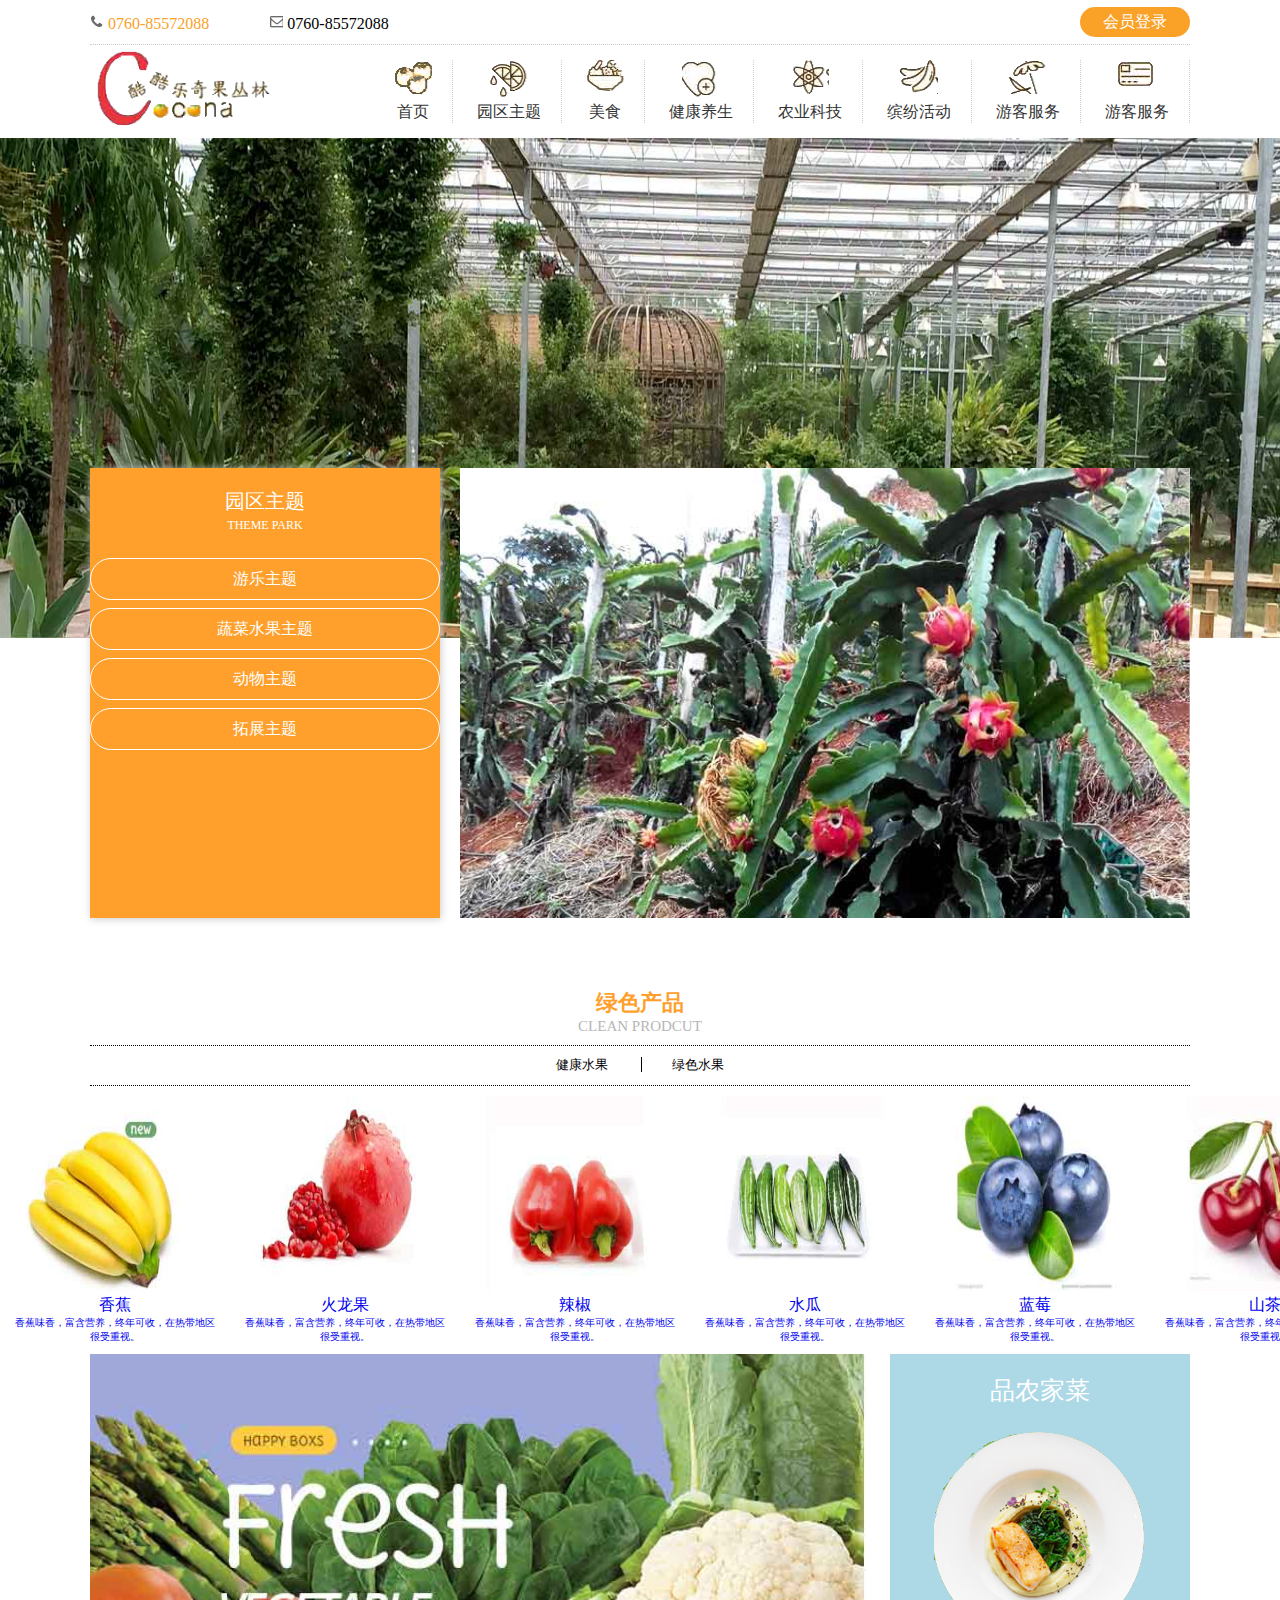
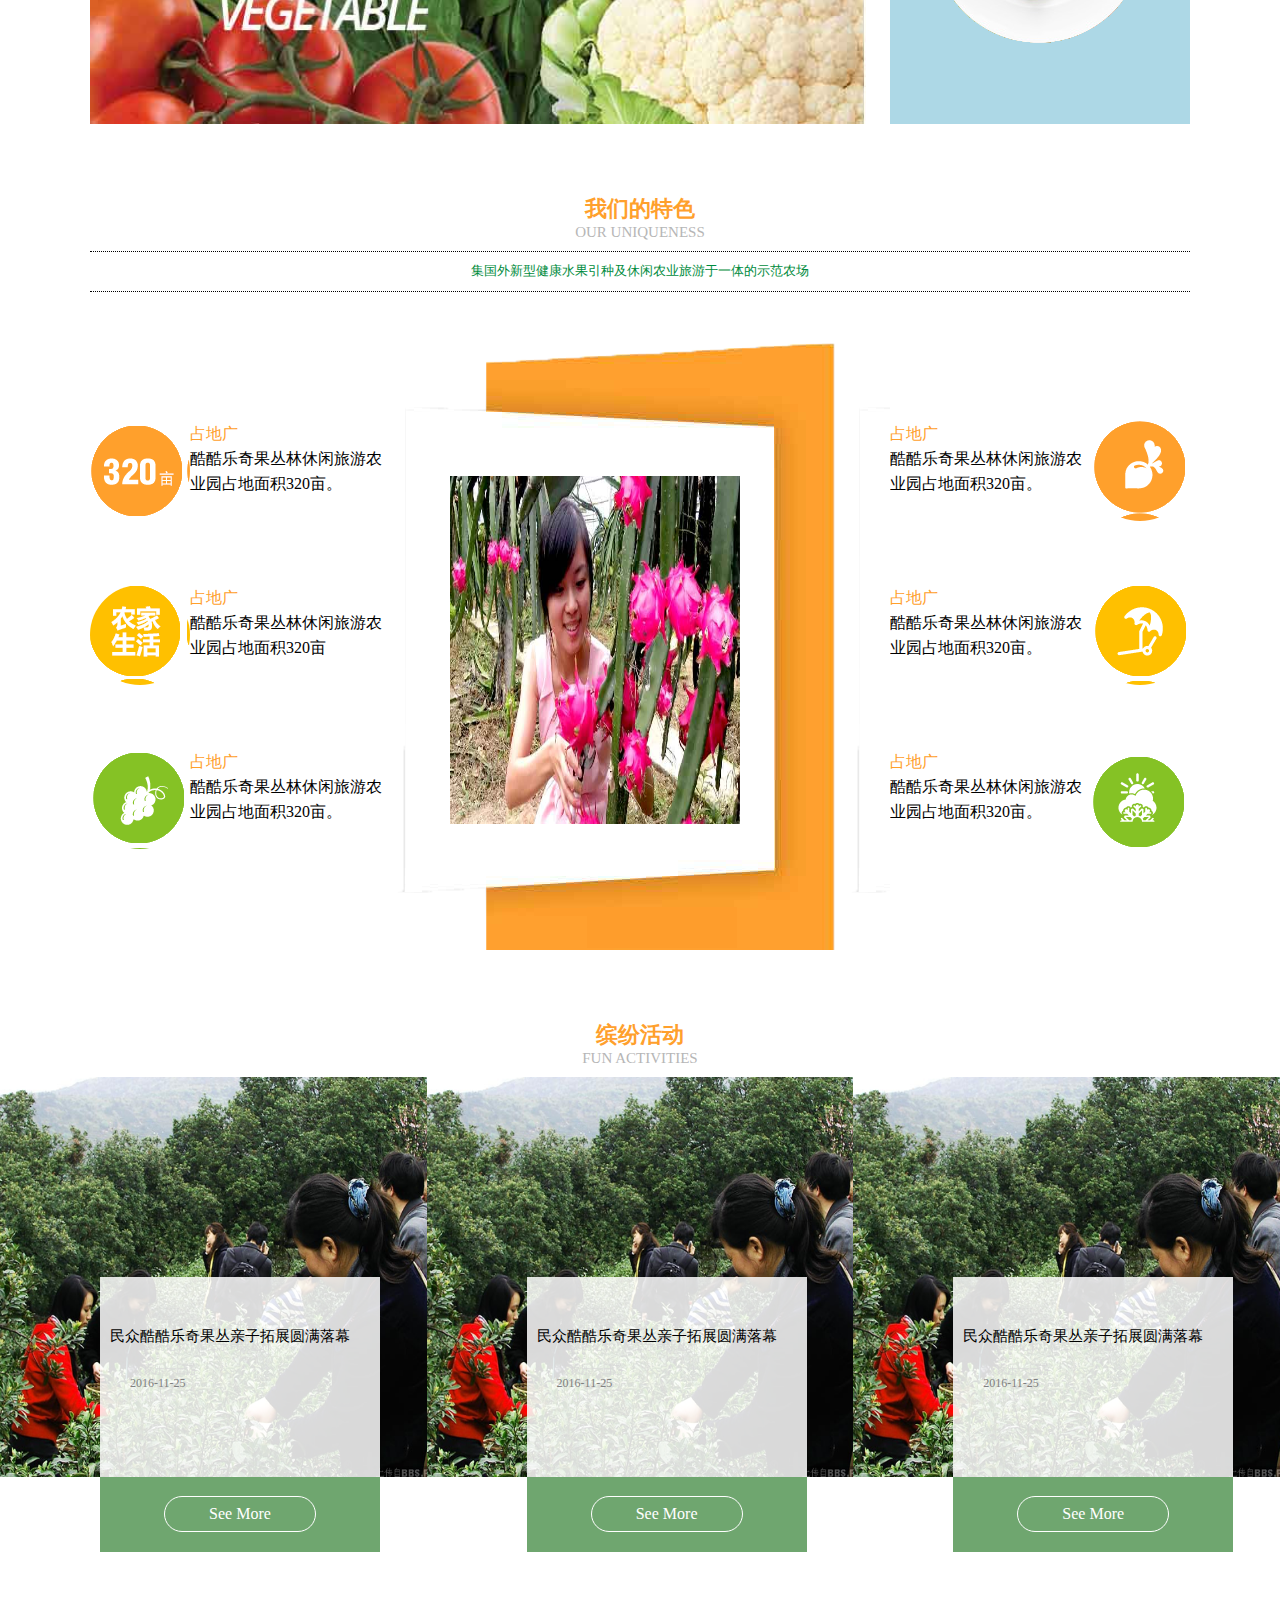
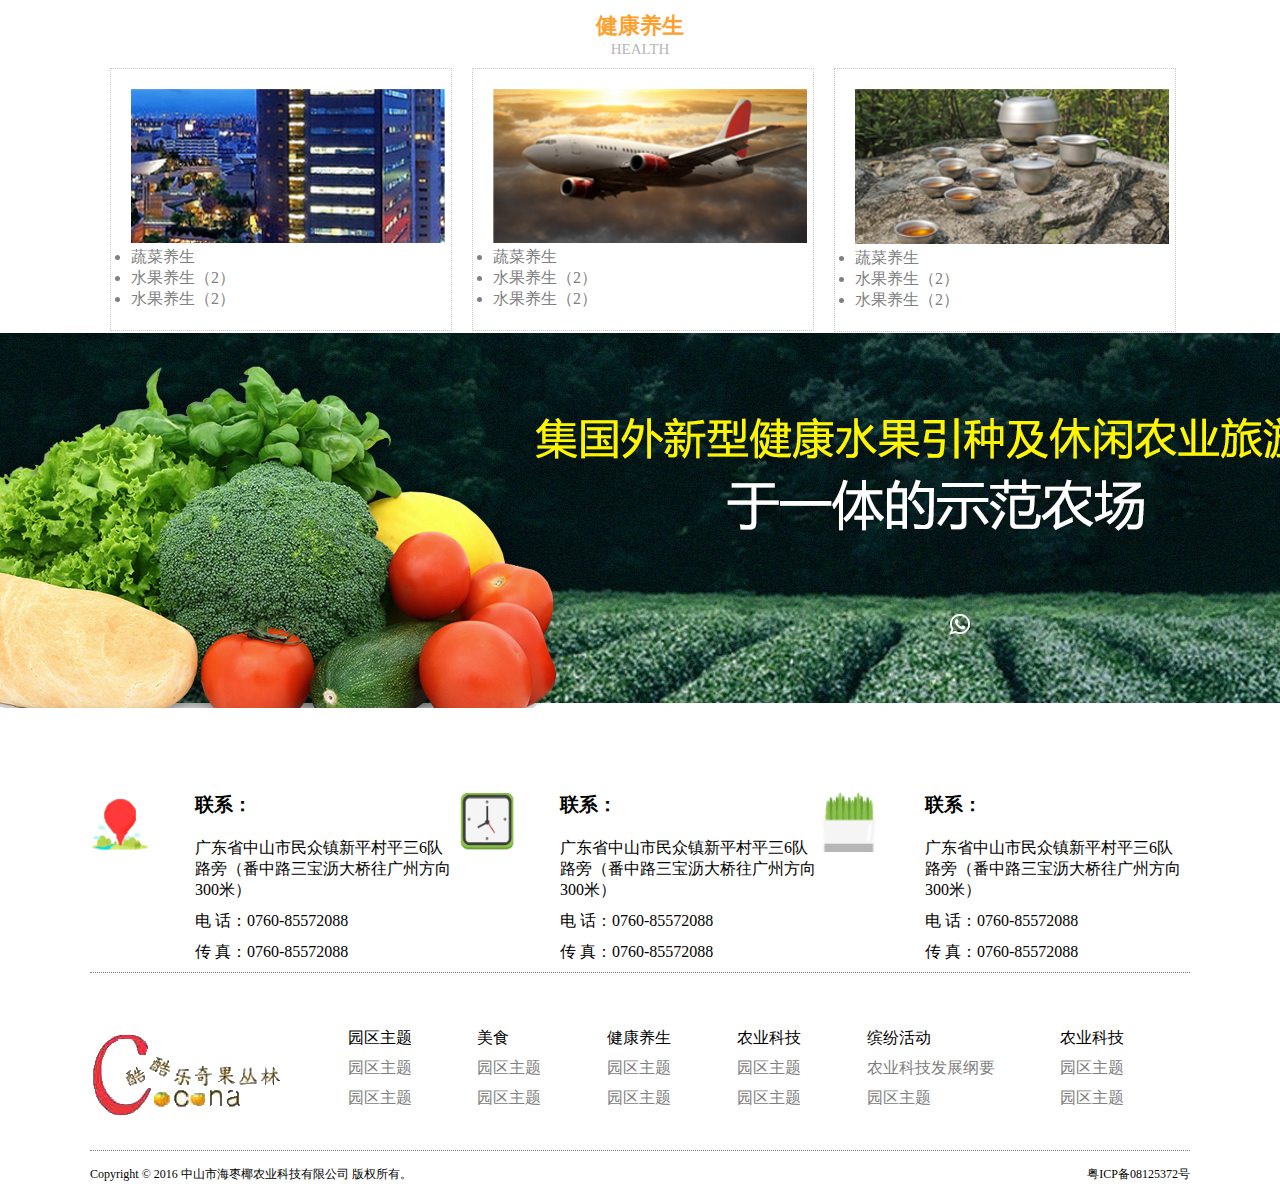
<file: kklq/index.html>
<!DOCTYPE html>
<html lang="en">

<head>
    <meta charset="UTF-8">
    <meta name="viewport" content="width=device-width, initial-scale=1.0">
    <meta http-equiv="X-UA-Compatible" content="ie=edge">
    <title>酷酷乐</title>
    <link rel="icon" href="http://wx1.sinaimg.cn/mw690/a5025221gy1fiwyozgxphj20hs0hs3yo.jpg" type="image/x-icon">
    <link rel="stylesheet" href="./css/communal.css">
    <link rel="stylesheet" href="./css/index.css">
</head>

<body>
    <!-- header   beforNav-->
    <div class="header">
        <div class="container">
            <div class="beforNav">
                <div class="beforNav-mes">
                    <div class="beforNav-tel">
                        <span class="icon"></span> 0760-85572088
                    </div>
                    <div class="beforNav-mail">
                        <span class="icon"></span> 0760-85572088
                    </div>
                </div>
                <div class="beforNav-enter">
                    <a class="aa" href="##">会员登录</a>
                </div>
            </div>

            <!-- /* header  Nav */ -->
            <div class="nav">
                <div class="nav-logo">
                    <img src="./img/logo.png" alt="">
                </div>
                <div class="nav-Right">
                    <ul class="nav-Right-ul">
                        <li>
                            <a href="##">
                                <b class="navIcon1"></b>首页</a>
                        </li>
                        <li>
                            <a href="##">
                                <b class="navIcon2"></b>园区主题</a>
                        </li>
                        <li>
                            <a href="##">
                                <b class="navIcon3"></b>美食</a>
                        </li>
                        <li>
                            <a href="##">
                                <b class="navIcon4"></b>健康养生</a>
                        </li>
                        <li>
                            <a href="##">
                                <b class="navIcon5"></b>农业科技</a>
                        </li>
                        <li>
                            <a href="##">
                                <b class="navIcon6"></b>缤纷活动</a>
                        </li>
                        <li>
                            <a href="##">
                                <b class="navIcon7"></b>游客服务</a>
                        </li>
                        <li>
                            <a href="##">
                                <b class="navIcon8"></b>游客服务</a>
                        </li>
                    </ul>
                </div>
            </div>


        </div>

    </div>
    <!-- header-banner -->
    <div class="header-banner">
        <img src="./img/banner.jpg">
    </div>

    <!-- theme -->
    <div class="theme clearfloat">
        <div class="container">
            <div class="theme-left">
                <h4>园区主题</h4>
                <span>THEME PARK</span>
                <ul>
                    <li>
                        <a href="##">游乐主题</a>
                    </li>
                    <li>
                        <a href="##">蔬菜水果主题</a>
                    </li>
                    <li>
                        <a href="##">动物主题</a>
                    </li>
                    <li>
                        <a href="##">拓展主题</a>
                    </li>
                </ul>
            </div>
            <div class="theme-right">
                <img src="./img/theme_03.jpg" alt="">
            </div>
        </div>
    </div>

    <!-- greenProduct -->
    <div class="greenProduct">
        <div class="container">
            <h4 class="title_h4">绿色产品
                <span  class="title_h4_span">CLEAN PRODCUT</span>
            </h4>
            <h5>健康水果
                <span>绿色水果</span>
            </h5>
        </div>
        <div class="greenProductUl clearfloat">
            <div class="greenProductLi">
                <a href="##">
                    <img src="./img/product1_06.jpg" alt="">
                    <span>香蕉</span>
                    <b>香蕉味香，富含营养，终年可收，在热带地区很受重视。</b>
                </a>
            </div>
            <div class="greenProductLi">
                <a href="##">
                    <img src="./img/product1_03.jpg" alt="">
                    <span>火龙果</span>
                    <b>香蕉味香，富含营养，终年可收，在热带地区很受重视。</b>
                </a>
            </div>
            <div class="greenProductLi">
                <a href="##">
                    <img src="./img/product1_08.jpg" alt="">
                    <span>辣椒</span>
                    <b>香蕉味香，富含营养，终年可收，在热带地区很受重视。</b>
                </a>
            </div>
            <div class="greenProductLi">
                <a href="##">
                    <img src="./img/product1_10.jpg" alt="">
                    <span>水瓜</span>
                    <b>香蕉味香，富含营养，终年可收，在热带地区很受重视。</b>
                </a>
            </div>
            <div class="greenProductLi">
                <a href="##">
                    <img src="./img/product1_12.jpg" alt="">
                    <span>蓝莓</span>
                    <b>香蕉味香，富含营养，终年可收，在热带地区很受重视。</b>
                </a>
            </div>
            <div class="greenProductLi">
                <a href="##">
                    <img src="./img/product1_13.jpg" alt="">
                    <span>山茶</span>
                    <b>香蕉味香，富含营养，终年可收，在热带地区很受重视。</b>
                </a>
            </div>
        </div>
        <div class="Product-farm clearfloat">
            <div class="container">
                <div class="farm-banner">
                    <img src="./img/banner2/banner_03.jpg" alt="">
                    <img src="./img/banner2/banner2_03.jpg" alt="">
                    <img src="./img/banner2/banner_03.jpg" alt="">
                    <img src="./img/banner2/banner4_03.jpg" alt="">
                </div>
                <div class="vegRig">
                    <h4 class="title_h4">品农家菜</h4>
                    <img src="./img/farmVegetables_03.png" alt="">
                    <div class="nivo-controlNav">
                        <!-- <b class="nivo-controlNav"></b> -->
                    </div>
                </div>
            </div>
        </div>
    </div>

    <!-- characteristic -->
    <div class="characteristic">
        <div class="container">
            <h4 class="title_h4">我们的特色
                <span  class="title_h4_span">OUR UNIQUENESS</span>
            </h4>
            <h5>集国外新型健康水果引种及休闲农业旅游于一体的示范农场</h5>
            <div class="charac-content clearfloat">
                <div class="left">
                    <ul>
                        <li>
                            <span>占地广</span>
                            <br> 酷酷乐奇果丛林休闲旅游农业园占地面积320亩。</li>
                        <li>
                            <span>占地广</span>
                            <br> 酷酷乐奇果丛林休闲旅游农业园占地面积320亩 </li>
                        <li>
                            <span>占地广</span>
                            <br> 酷酷乐奇果丛林休闲旅游农业园占地面积320亩。 </li>
                    </ul>
                </div>
                <div class="center">
                    <div class="banner">
                        <img src="./img/spe-banner/spe-banner_03.png" alt="">
                        <img src="./img/spe-banner/spe-banner_04.png" alt="">
                        <img src="./img/spe-banner/spe-banner_05.jpg" alt="">
                        <img src="./img/spe-banner/spe-banner_06.jpg" alt="">
                    </div>
                    <div class="nivo-controlNav">
                        <!-- <b class="nivo-control nivo-control2"></b> -->
                    </div>
                </div>
                <div class="right">
                    <ul>
                        <li>
                            <span>占地广</span>
                            <br> 酷酷乐奇果丛林休闲旅游农业园占地面积320亩。 </li>
                        <li>
                            <span>占地广</span>
                            <br> 酷酷乐奇果丛林休闲旅游农业园占地面积320亩。 </li>
                        <li>
                            <span>占地广</span>
                            <br> 酷酷乐奇果丛林休闲旅游农业园占地面积320亩。 </li>
                    </ul>
                </div>
            </div>
        </div>
    </div>
    <!-- FUN ACTIVITIES 缤纷活动 -->
    <div class="Activity">
        <h4 class="title_h4">缤纷活动
            <span  class="title_h4_span">FUN ACTIVITIES</span>
        </h4>
        <div class="clearfloat">
            <div class="Active-contentBox clearfloat">
                <div class="contentImg">
                    <img src="./img/funActivity1.png" alt=""> </div>
                <div class="contentTitle">
                    <h5>民众酷酷乐奇果丛亲子拓展圆满落幕</h5>
                    <p>2016-11-25</p>
                </div>
                <div class="contentMore">
                    <p>See More</p>
                </div>
            </div>
            <div class="Active-contentBox">
                <div class="contentImg">
                    <img src="./img/funActivity1.png" alt=""> </div>
                <div class="contentTitle">
                    <h5>民众酷酷乐奇果丛亲子拓展圆满落幕</h5>
                    <p>2016-11-25</p>
                </div>
                <div class="contentMore">
                    <p>See More</p>
                </div>
            </div>
            <div class="Active-contentBox">
                <div class="contentImg">
                    <img src="./img/funActivity1.png" alt=""> </div>
                <div class="contentTitle">
                    <h5>民众酷酷乐奇果丛亲子拓展圆满落幕</h5>
                    <p>2016-11-25</p>
                </div>
                <div class="contentMore">
                    <p>See More</p>
                </div>
            </div>
        </div>
        <!-- <div class="clearfloat"></div> -->
    </div>

    <!-- HEALTH-健康养生 -->
    <div class="health">
        <div class="container">
            <h4 class="title_h4">健康养生
                <span  class="title_h4_span">HEALTH</span>
            </h4>
            <!-- <div class="clearfloat"> -->
                <div class="health-contentBox clearfloat">
                    <img src="./img/health_1.png" alt="">
                    <ul>
                        <li>蔬菜养生</li>
                        <li>水果养生（2）</li>
                        <li>水果养生（2）</li>
                    </ul>
                </div>
                <div class="health-contentBox">
                    <img src="./img/health_2.png" alt="">
                    <ul>
                        <li>蔬菜养生</li>
                        <li>水果养生（2）</li>
                        <li>水果养生（2）</li>
                    </ul>
                </div>
                <div class="health-contentBox">
                    <img src="./img/health_3.png" alt="">
                    <ul>
                        <li>蔬菜养生</li>
                        <li>水果养生（2）</li>
                        <li>水果养生（2）</li>
                    </ul>
                </div>
            <!-- </div> -->
        </div>
        <div class="lenPic">
            <img src="./img/health_4.png" alt="">
        </div>
    </div>

    <!-- info -->

    <div class="container">
        <div class="info">
            <div class="clearfloat">
                <div class="info-infoBox">
                    <div class="infoBoxImg">
                        <img src="./img/info_1.png" alt="">
                    </div>
                    <div class="infoBoxRig">
                        <h3>联系：</h3>
                        <ul>
                            <li>广东省中山市民众镇新平村平三6队路旁（番中路三宝沥大桥往广州方向300米）</li>
                            <li>电 话：0760-85572088</li>
                            <li>传 真：0760-85572088</li>
                        </ul>
                    </div>
                </div>
                <div class="info-infoBox">
                    <div class="infoBoxImg">
                        <img src="./img/info_2.png" alt="">
                    </div>
                    <div class="infoBoxRig">
                        <h3>联系：</h3>
                        <ul>
                            <li>广东省中山市民众镇新平村平三6队路旁（番中路三宝沥大桥往广州方向300米）</li>
                            <li>电 话：0760-85572088</li>
                            <li>传 真：0760-85572088</li>
                        </ul>
                    </div>
                </div>
                <div class="info-infoBox">
                    <div class="infoBoxImg">
                        <img src="./img/info_3.png" alt="">
                    </div>
                    <div class="infoBoxRig">
                        <h3>联系：</h3>
                        <ul>
                            <li>广东省中山市民众镇新平村平三6队路旁（番中路三宝沥大桥往广州方向300米）</li>
                            <li>电 话：0760-85572088</li>
                            <li>传 真：0760-85572088</li>
                        </ul>
                    </div>
                </div>
            </div>
        </div>
    </div>

    <!-- footer -->
    <div class="container">
        <div class="footer clearfloat">
            <div class="logo">
                <img src="./img/logo.png" alt="">
            </div>
            <!-- <div class="footer-right"> -->
            <ul>
                <li>园区主题</li>
                <li>园区主题</li>
                <li>园区主题</li>
            </ul>
            <ul>
                <li>美食</li>
                <li>园区主题</li>
                <li>园区主题</li>
            </ul>
            <ul>
                <li>健康养生</li>
                <li>园区主题</li>
                <li>园区主题</li>
            </ul>
            <ul>
                <li>农业科技</li>
                <li>园区主题</li>
                <li>园区主题</li>
            </ul>
            <ul>
                <li>缤纷活动</li>
                <li>农业科技发展纲要</li>
                <li>园区主题</li>
            </ul>
            <ul>
                <li>农业科技</li>
                <li>园区主题</li>
                <li>园区主题</li>
            </ul>
        <!-- </div> -->
        </div>
        <div class="footer2">
            <p>Copyright © 2016 中山市海枣椰农业科技有限公司 版权所有。</p>
            <p>粤ICP备08125372号 </p>
        </div>
    </div>
    <script src="./js/jquery-2.1.4.min.js"></script>
    <script src="./js/index.js"></script>
</body>

</html>
</file>
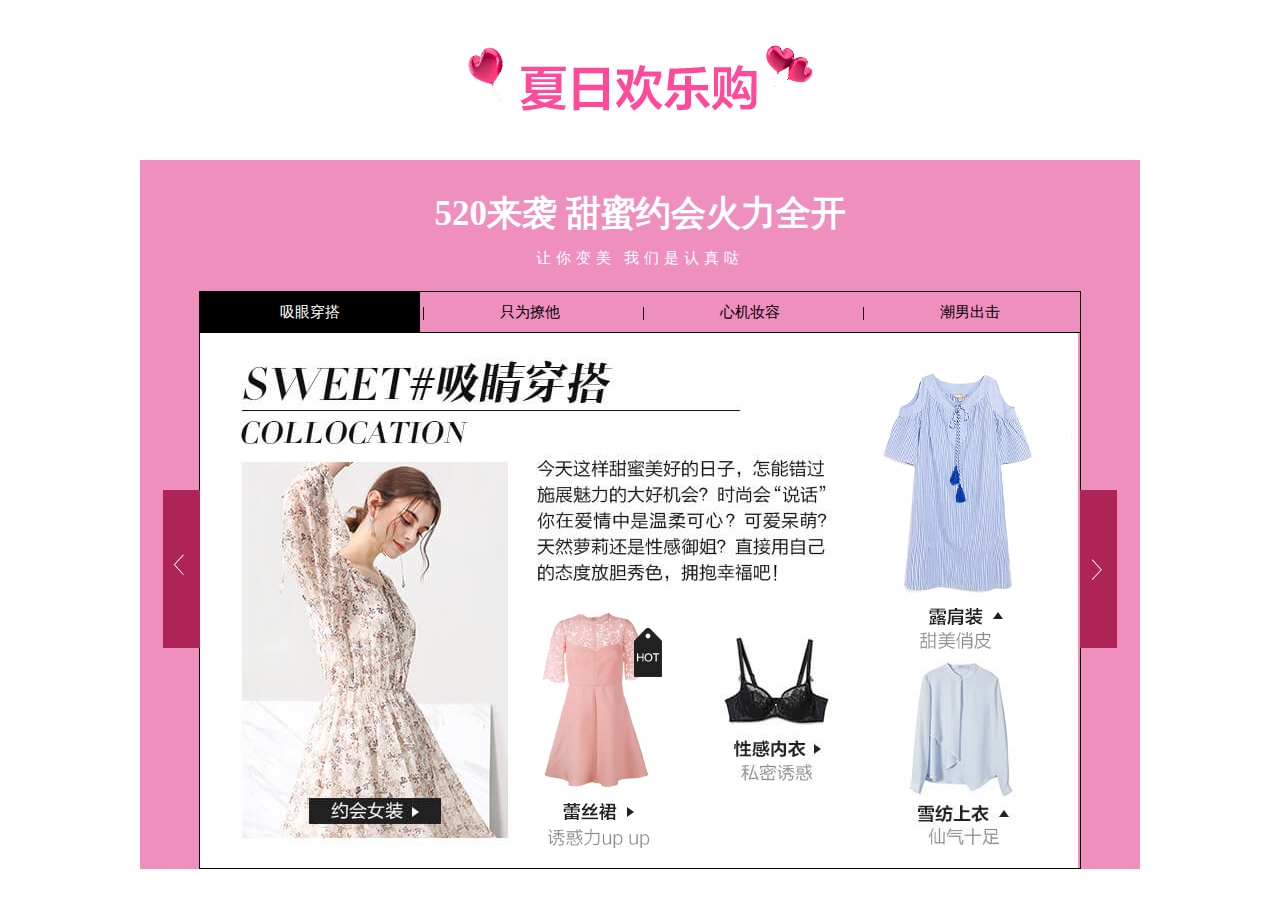
<file: xr/index.html>
<!DOCTYPE html>
<html lang="en">

<head>
    <meta charset="UTF-8">
    <meta name="viewport" content="width=device-width, initial-scale=1.0">
    <meta http-equiv="X-UA-Compatible" content="ie=edge">
    <title>夏日欢乐购</title>
    <link rel="icon" href="http://wx1.sinaimg.cn/mw690/a5025221gy1fiwyozgxphj20hs0hs3yo.jpg" type="image/x-icon">
    <link rel="stylesheet" href="./css/index.css">
</head>

<body>
    <div class="container">
        <!-- head -->
        <header class="head">
            <div class="head-headline">
                <img src="./image/yuehui-title.png" alt="">
            </div>

        </header>
        <!-- content 内容 -->
        <section class="content">
            <div class="content-title">
                <h2>520来袭 甜蜜约会火力全开</h2>
                <span>让你变美 我们是认真哒</span>
            </div>
            <div class="content-frame">
                <div class="content-theme">
                    <ul class="clearfloat">
                        <li>吸眼穿搭</li>
                        <li>只为撩他</li>
                        <li>心机妆容</li>
                        <li>潮男出击</li>
                    </ul>
                </div>
                <div class="content-box">
                    <div class="content-banner">
                        <ul class="content-ul">
                            <li class="yue-banner-item active" >
                                <div class="yue-hot"  alt=""></div>
                            </li>
                            <li class="yue-banner-item">
                                <div class="yue-hot"  alt=""></div>
                            </li>
                            <li class="yue-banner-item">
                                <div class="yue-hot" alt=""></div>
                            </li>
                            <li class="yue-banner-item">
                                <div class="yue-hot"  alt=""></div>
                            </li>
                        </ul>
                    </div>
                    <div class="btn-pre"></div>
                    <div class="btn-next"></div>
                </div>

            </div>

        </section>

    </div>
    <script src="./js/jquery-2.1.4.min.js"></script>
    <script src="./js/index.js"></script>
</body>

</html>
</file>
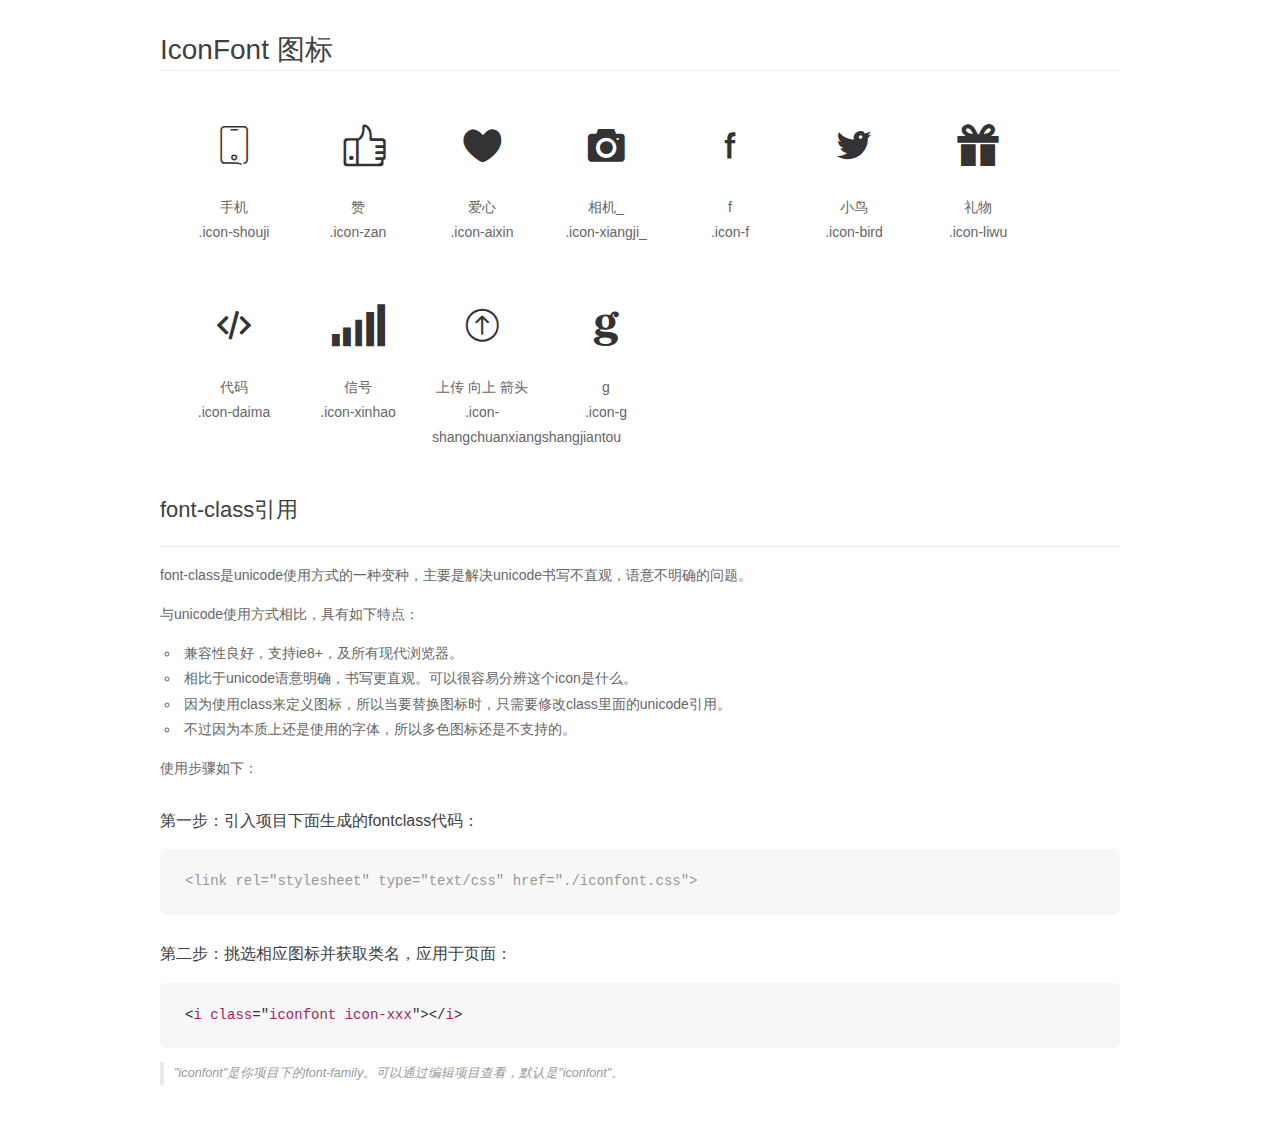
<file: onePage/lib/font/font_8l6k7zwcxh7low29/demo_fontclass.html>
<!DOCTYPE html>
<html>
<head>
    <meta charset="utf-8"/>
    <title>IconFont</title>
    <link rel="stylesheet" href="demo.css">
    <link rel="stylesheet" href="iconfont.css">
</head>
<body>
    <div class="main markdown">
        <h1>IconFont 图标</h1>
        <ul class="icon_lists clear">
            
                <li>
                <i class="icon iconfont icon-shouji"></i>
                    <div class="name">手机</div>
                    <div class="fontclass">.icon-shouji</div>
                </li>
            
                <li>
                <i class="icon iconfont icon-zan"></i>
                    <div class="name">赞</div>
                    <div class="fontclass">.icon-zan</div>
                </li>
            
                <li>
                <i class="icon iconfont icon-aixin"></i>
                    <div class="name">爱心</div>
                    <div class="fontclass">.icon-aixin</div>
                </li>
            
                <li>
                <i class="icon iconfont icon-xiangji_"></i>
                    <div class="name">相机_</div>
                    <div class="fontclass">.icon-xiangji_</div>
                </li>
            
                <li>
                <i class="icon iconfont icon-f"></i>
                    <div class="name">f</div>
                    <div class="fontclass">.icon-f</div>
                </li>
            
                <li>
                <i class="icon iconfont icon-bird"></i>
                    <div class="name">小鸟</div>
                    <div class="fontclass">.icon-bird</div>
                </li>
            
                <li>
                <i class="icon iconfont icon-liwu"></i>
                    <div class="name">礼物</div>
                    <div class="fontclass">.icon-liwu</div>
                </li>
            
                <li>
                <i class="icon iconfont icon-daima"></i>
                    <div class="name">代码</div>
                    <div class="fontclass">.icon-daima</div>
                </li>
            
                <li>
                <i class="icon iconfont icon-xinhao"></i>
                    <div class="name">信号</div>
                    <div class="fontclass">.icon-xinhao</div>
                </li>
            
                <li>
                <i class="icon iconfont icon-shangchuanxiangshangjiantou"></i>
                    <div class="name">上传 向上 箭头</div>
                    <div class="fontclass">.icon-shangchuanxiangshangjiantou</div>
                </li>
            
                <li>
                <i class="icon iconfont icon-g"></i>
                    <div class="name">g</div>
                    <div class="fontclass">.icon-g</div>
                </li>
            
        </ul>

        <h2 id="font-class-">font-class引用</h2>
        <hr>

        <p>font-class是unicode使用方式的一种变种，主要是解决unicode书写不直观，语意不明确的问题。</p>
        <p>与unicode使用方式相比，具有如下特点：</p>
        <ul>
        <li>兼容性良好，支持ie8+，及所有现代浏览器。</li>
        <li>相比于unicode语意明确，书写更直观。可以很容易分辨这个icon是什么。</li>
        <li>因为使用class来定义图标，所以当要替换图标时，只需要修改class里面的unicode引用。</li>
        <li>不过因为本质上还是使用的字体，所以多色图标还是不支持的。</li>
        </ul>
        <p>使用步骤如下：</p>
        <h3 id="-fontclass-">第一步：引入项目下面生成的fontclass代码：</h3>


        <pre><code class="lang-js hljs javascript"><span class="hljs-comment">&lt;link rel="stylesheet" type="text/css" href="./iconfont.css"&gt;</span></code></pre>
        <h3 id="-">第二步：挑选相应图标并获取类名，应用于页面：</h3>
        <pre><code class="lang-css hljs">&lt;<span class="hljs-selector-tag">i</span> <span class="hljs-selector-tag">class</span>="<span class="hljs-selector-tag">iconfont</span> <span class="hljs-selector-tag">icon-xxx</span>"&gt;&lt;/<span class="hljs-selector-tag">i</span>&gt;</code></pre>
        <blockquote>
        <p>"iconfont"是你项目下的font-family。可以通过编辑项目查看，默认是"iconfont"。</p>
        </blockquote>
    </div>
</body>
</html>
</file>
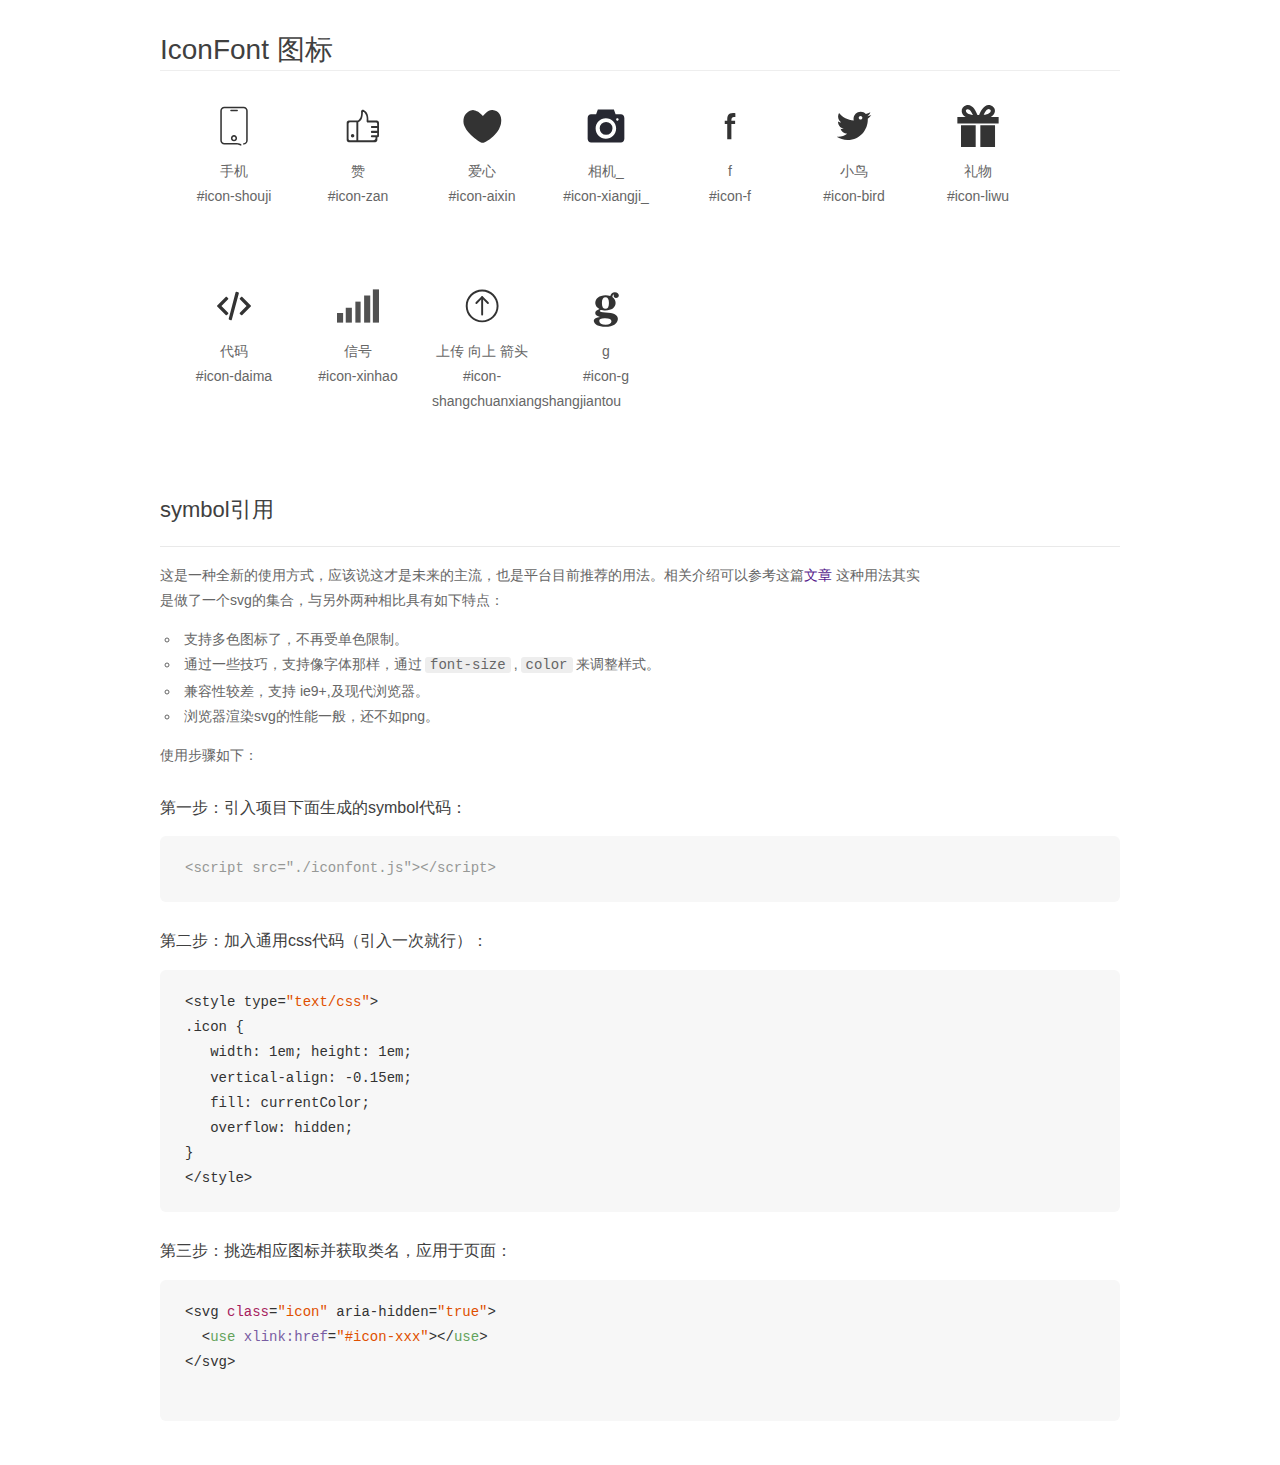
<file: onePage/lib/font/font_8l6k7zwcxh7low29/demo_symbol.html>
<!DOCTYPE html>
<html>
<head>
    <meta charset="utf-8"/>
    <title>IconFont</title>
    <link rel="stylesheet" href="demo.css">
    <script src="iconfont.js"></script>

    <style type="text/css">
        .icon {
          /* 通过设置 font-size 来改变图标大小 */
          width: 1em; height: 1em;
          /* 图标和文字相邻时，垂直对齐 */
          vertical-align: -0.15em;
          /* 通过设置 color 来改变 SVG 的颜色/fill */
          fill: currentColor;
          /* path 和 stroke 溢出 viewBox 部分在 IE 下会显示
             normalize.css 中也包含这行 */
          overflow: hidden;
        }

    </style>
</head>
<body>
    <div class="main markdown">
        <h1>IconFont 图标</h1>
        <ul class="icon_lists clear">
            
                <li>
                    <svg class="icon" aria-hidden="true">
                        <use xlink:href="#icon-shouji"></use>
                    </svg>
                    <div class="name">手机</div>
                    <div class="fontclass">#icon-shouji</div>
                </li>
            
                <li>
                    <svg class="icon" aria-hidden="true">
                        <use xlink:href="#icon-zan"></use>
                    </svg>
                    <div class="name">赞</div>
                    <div class="fontclass">#icon-zan</div>
                </li>
            
                <li>
                    <svg class="icon" aria-hidden="true">
                        <use xlink:href="#icon-aixin"></use>
                    </svg>
                    <div class="name">爱心</div>
                    <div class="fontclass">#icon-aixin</div>
                </li>
            
                <li>
                    <svg class="icon" aria-hidden="true">
                        <use xlink:href="#icon-xiangji_"></use>
                    </svg>
                    <div class="name">相机_</div>
                    <div class="fontclass">#icon-xiangji_</div>
                </li>
            
                <li>
                    <svg class="icon" aria-hidden="true">
                        <use xlink:href="#icon-f"></use>
                    </svg>
                    <div class="name">f</div>
                    <div class="fontclass">#icon-f</div>
                </li>
            
                <li>
                    <svg class="icon" aria-hidden="true">
                        <use xlink:href="#icon-bird"></use>
                    </svg>
                    <div class="name">小鸟</div>
                    <div class="fontclass">#icon-bird</div>
                </li>
            
                <li>
                    <svg class="icon" aria-hidden="true">
                        <use xlink:href="#icon-liwu"></use>
                    </svg>
                    <div class="name">礼物</div>
                    <div class="fontclass">#icon-liwu</div>
                </li>
            
                <li>
                    <svg class="icon" aria-hidden="true">
                        <use xlink:href="#icon-daima"></use>
                    </svg>
                    <div class="name">代码</div>
                    <div class="fontclass">#icon-daima</div>
                </li>
            
                <li>
                    <svg class="icon" aria-hidden="true">
                        <use xlink:href="#icon-xinhao"></use>
                    </svg>
                    <div class="name">信号</div>
                    <div class="fontclass">#icon-xinhao</div>
                </li>
            
                <li>
                    <svg class="icon" aria-hidden="true">
                        <use xlink:href="#icon-shangchuanxiangshangjiantou"></use>
                    </svg>
                    <div class="name">上传 向上 箭头</div>
                    <div class="fontclass">#icon-shangchuanxiangshangjiantou</div>
                </li>
            
                <li>
                    <svg class="icon" aria-hidden="true">
                        <use xlink:href="#icon-g"></use>
                    </svg>
                    <div class="name">g</div>
                    <div class="fontclass">#icon-g</div>
                </li>
            
        </ul>


        <h2 id="symbol-">symbol引用</h2>
        <hr>

        <p>这是一种全新的使用方式，应该说这才是未来的主流，也是平台目前推荐的用法。相关介绍可以参考这篇<a href="">文章</a>
        这种用法其实是做了一个svg的集合，与另外两种相比具有如下特点：</p>
        <ul>
          <li>支持多色图标了，不再受单色限制。</li>
          <li>通过一些技巧，支持像字体那样，通过<code>font-size</code>,<code>color</code>来调整样式。</li>
          <li>兼容性较差，支持 ie9+,及现代浏览器。</li>
          <li>浏览器渲染svg的性能一般，还不如png。</li>
        </ul>
        <p>使用步骤如下：</p>
        <h3 id="-symbol-">第一步：引入项目下面生成的symbol代码：</h3>
        <pre><code class="lang-js hljs javascript"><span class="hljs-comment">&lt;script src="./iconfont.js"&gt;&lt;/script&gt;</span></code></pre>
        <h3 id="-css-">第二步：加入通用css代码（引入一次就行）：</h3>
        <pre><code class="lang-js hljs javascript">&lt;style type=<span class="hljs-string">"text/css"</span>&gt;
.icon {
   width: <span class="hljs-number">1</span>em; height: <span class="hljs-number">1</span>em;
   vertical-align: <span class="hljs-number">-0.15</span>em;
   fill: currentColor;
   overflow: hidden;
}
&lt;<span class="hljs-regexp">/style&gt;</span></code></pre>
        <h3 id="-">第三步：挑选相应图标并获取类名，应用于页面：</h3>
        <pre><code class="lang-js hljs javascript">&lt;svg <span class="hljs-class"><span class="hljs-keyword">class</span></span>=<span class="hljs-string">"icon"</span> aria-hidden=<span class="hljs-string">"true"</span>&gt;<span class="xml"><span class="hljs-tag">
  &lt;<span class="hljs-name">use</span> <span class="hljs-attr">xlink:href</span>=<span class="hljs-string">"#icon-xxx"</span>&gt;</span><span class="hljs-tag">&lt;/<span class="hljs-name">use</span>&gt;</span>
</span>&lt;<span class="hljs-regexp">/svg&gt;
        </span></code></pre>
    </div>
</body>
</html>
</file>
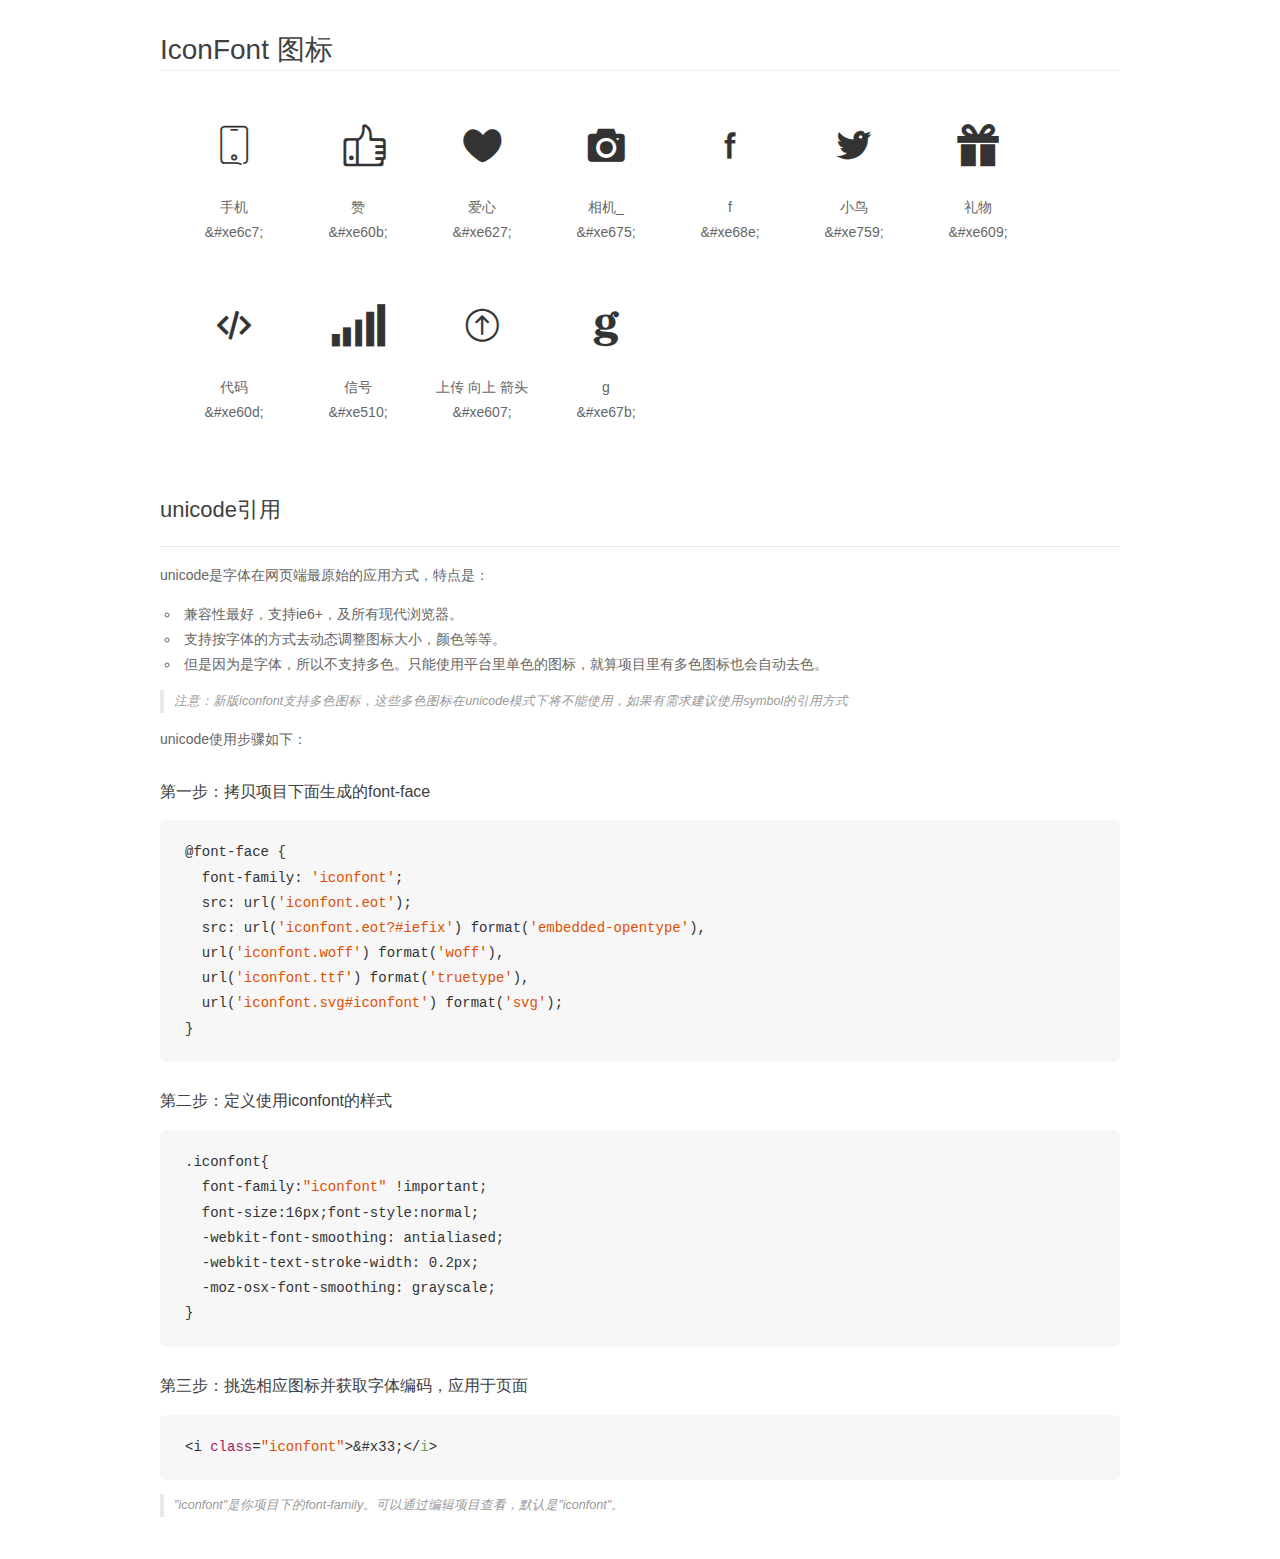
<file: onePage/lib/font/font_8l6k7zwcxh7low29/demo_unicode.html>
<!DOCTYPE html>
<html>
<head>
    <meta charset="utf-8"/>
    <title>IconFont</title>
    <link rel="stylesheet" href="demo.css">

    <style type="text/css">

        @font-face {font-family: "iconfont";
          src: url('iconfont.eot'); /* IE9*/
          src: url('iconfont.eot#iefix') format('embedded-opentype'), /* IE6-IE8 */
          url('iconfont.woff') format('woff'), /* chrome, firefox */
          url('iconfont.ttf') format('truetype'), /* chrome, firefox, opera, Safari, Android, iOS 4.2+*/
          url('iconfont.svg#iconfont') format('svg'); /* iOS 4.1- */
        }

        .iconfont {
          font-family:"iconfont" !important;
          font-size:16px;
          font-style:normal;
          -webkit-font-smoothing: antialiased;
          -webkit-text-stroke-width: 0.2px;
          -moz-osx-font-smoothing: grayscale;
        }

    </style>
</head>
<body>
    <div class="main markdown">
        <h1>IconFont 图标</h1>
        <ul class="icon_lists clear">
            
                <li>
                <i class="icon iconfont">&#xe6c7;</i>
                    <div class="name">手机</div>
                    <div class="code">&amp;#xe6c7;</div>
                </li>
            
                <li>
                <i class="icon iconfont">&#xe60b;</i>
                    <div class="name">赞</div>
                    <div class="code">&amp;#xe60b;</div>
                </li>
            
                <li>
                <i class="icon iconfont">&#xe627;</i>
                    <div class="name">爱心</div>
                    <div class="code">&amp;#xe627;</div>
                </li>
            
                <li>
                <i class="icon iconfont">&#xe675;</i>
                    <div class="name">相机_</div>
                    <div class="code">&amp;#xe675;</div>
                </li>
            
                <li>
                <i class="icon iconfont">&#xe68e;</i>
                    <div class="name">f</div>
                    <div class="code">&amp;#xe68e;</div>
                </li>
            
                <li>
                <i class="icon iconfont">&#xe759;</i>
                    <div class="name">小鸟</div>
                    <div class="code">&amp;#xe759;</div>
                </li>
            
                <li>
                <i class="icon iconfont">&#xe609;</i>
                    <div class="name">礼物</div>
                    <div class="code">&amp;#xe609;</div>
                </li>
            
                <li>
                <i class="icon iconfont">&#xe60d;</i>
                    <div class="name">代码</div>
                    <div class="code">&amp;#xe60d;</div>
                </li>
            
                <li>
                <i class="icon iconfont">&#xe510;</i>
                    <div class="name">信号</div>
                    <div class="code">&amp;#xe510;</div>
                </li>
            
                <li>
                <i class="icon iconfont">&#xe607;</i>
                    <div class="name">上传 向上 箭头</div>
                    <div class="code">&amp;#xe607;</div>
                </li>
            
                <li>
                <i class="icon iconfont">&#xe67b;</i>
                    <div class="name">g</div>
                    <div class="code">&amp;#xe67b;</div>
                </li>
            
        </ul>
        <h2 id="unicode-">unicode引用</h2>
        <hr>

        <p>unicode是字体在网页端最原始的应用方式，特点是：</p>
        <ul>
        <li>兼容性最好，支持ie6+，及所有现代浏览器。</li>
        <li>支持按字体的方式去动态调整图标大小，颜色等等。</li>
        <li>但是因为是字体，所以不支持多色。只能使用平台里单色的图标，就算项目里有多色图标也会自动去色。</li>
        </ul>
        <blockquote>
        <p>注意：新版iconfont支持多色图标，这些多色图标在unicode模式下将不能使用，如果有需求建议使用symbol的引用方式</p>
        </blockquote>
        <p>unicode使用步骤如下：</p>
        <h3 id="-font-face">第一步：拷贝项目下面生成的font-face</h3>
        <pre><code class="lang-js hljs javascript">@font-face {
  font-family: <span class="hljs-string">'iconfont'</span>;
  src: url(<span class="hljs-string">'iconfont.eot'</span>);
  src: url(<span class="hljs-string">'iconfont.eot?#iefix'</span>) format(<span class="hljs-string">'embedded-opentype'</span>),
  url(<span class="hljs-string">'iconfont.woff'</span>) format(<span class="hljs-string">'woff'</span>),
  url(<span class="hljs-string">'iconfont.ttf'</span>) format(<span class="hljs-string">'truetype'</span>),
  url(<span class="hljs-string">'iconfont.svg#iconfont'</span>) format(<span class="hljs-string">'svg'</span>);
}
</code></pre>
        <h3 id="-iconfont-">第二步：定义使用iconfont的样式</h3>
        <pre><code class="lang-js hljs javascript">.iconfont{
  font-family:<span class="hljs-string">"iconfont"</span> !important;
  font-size:<span class="hljs-number">16</span>px;font-style:normal;
  -webkit-font-smoothing: antialiased;
  -webkit-text-stroke-width: <span class="hljs-number">0.2</span>px;
  -moz-osx-font-smoothing: grayscale;
}
</code></pre>
        <h3 id="-">第三步：挑选相应图标并获取字体编码，应用于页面</h3>
        <pre><code class="lang-js hljs javascript">&lt;i <span class="hljs-class"><span class="hljs-keyword">class</span></span>=<span class="hljs-string">"iconfont"</span>&gt;&amp;#x33;<span class="xml"><span class="hljs-tag">&lt;/<span class="hljs-name">i</span>&gt;</span></span></code></pre>

        <blockquote>
        <p>"iconfont"是你项目下的font-family。可以通过编辑项目查看，默认是"iconfont"。</p>
        </blockquote>
    </div>


</body>
</html>
</file>
<file: kklq/css/communal.css>
/* commonality */

* {
    padding: 0;
    margin: 0;
}
ul,ol,a {
    list-style: none;
    text-decoration: none;
}
.container {
    width: 1100px;
    margin: 0 auto;
}
.clearfloat::after{
    content:'';
    display: block;
    height: 0;
    line-height: 0;
    visibility: hidden;
    clear: both;
}
.clearfloat{
    zoom: 1;
}
/* equality */

 .beforNav-tel .icon,
 .beforNav-mail .icon {
    height: 14px;
    width: 14px;
    display: inline-block;
    overflow: hidden;
    background: url(../img/tel.png) no-repeat;
}
.nav-Right-ul li b {
    background: url(../img/nav.png)no-repeat;
}

.title_h4 {
    margin-top: 70px;
    text-align: center;
    font-size: 22px;
    font-weight: bold;
    color: #ffa02c;
}

.title_h4_span{
    display: block;
    text-align: center;
    font-weight: lighter;
    font-size: 15px;
    color: #b6b6b6;
    border-bottom: 1px dotted black;
    padding-bottom: 10px;
}

.greenProduct h5,
.characteristic h5 {
    margin-top: 10px;
    display: block;
    text-align: center;
    font-weight: normal;
    border-bottom: 1px dotted black;
    padding-bottom: 11px;
}

.greenProduct h5 span {
    border-left: 1px solid black;
    margin-left: 30px;
    padding-left: 30px;
}

.charac-content .right ul li{
    /* background-repeat: no-repeat; */
}

/* .characteristic-content  .nivo-controlNav .nivo-control,
.greenProduct-farmVegetables .vegRig .nivo-controlNav {
    width: 8px;
    height: 8px;
    display: inline-block;
    border-radius: 50%;
    background: white;
    margin-left: 17px;
}

.characteristic-content  .nivo-controlNav .nivo-control2,
.greenProduct-farmVegetables .vegRig .nivo-control2 {
    width: 8px;
    display: inline-block;
    height: 8px;
    border-radius: 50%;
    background: none;
    border: 1px solid white;
} */
</file>
<file: kklq/css/index.css>
/* header  beforNav */

.header .beforNav {
    padding: 7px 0;
    border-bottom: 1px dotted #ccc;
    display: flex;
    justify-content: space-between;
}

.beforNav-mes {
    display: flex
}

.beforNav-tel {
    padding-top: 8px;
    color: #faa128;
}

.beforNav-mail {
    padding-top: 8px;
    margin-left: 60px;
}


.beforNav-tel .icon {
   
    background-position:  -0px -0px ;
}

.beforNav-mail .icon {
    background-position: -14px -0px;
}

 .beforNav-enter a{
    margin-left: 8px;
    display: inline-block;
    width: 110px;
    height: 30px;
    line-height: 30px;
    text-align: center;
    background-color: #faa128;
    border-radius: 15px;
    color: #fff;
    transition: background-color 0.5s;
    -webkit-transition: background-color 0.5s;
}

.beforNav-enter  :hover {
    background-color: red;
}


/* header  Nav */

.header .nav {
    display: flex;
    justify-content: space-between;
}

.nav-logo img {
    height: 76px;
    padding: 5px;
}


 .nav-Right li {
    text-align: center;
    display: inline-block;
    margin: 15px 0;
    padding: 0 20px;
    border-right: 1px dotted #ccc;
}

.nav-Right-ul li :hover {
    color: #faa128;
}

.nav-Right-ul li :hover b {
    background-image: url(../img/nav1.png);
}

.nav-Right-ul li a {
    color: #333333;
    transition: color 0.5s;
    -webkit-transition: color 0.5s;
}

.nav-Right-ul li b {
    display: block;
    width: 37.8px;
    padding-bottom: 4px;
    height: 38px;
    margin: 0 auto;
    background-image: url(../img/nav.png);
    background-repeat: no-repeat;
    transition: background-image 0.5s;
    -webkit-transition: background-image 0.5s;
}

.nav-Right-ul li .navIcon1 {
    background-position: -4px -6px;
}

.nav-Right-ul li .navIcon2 {
    background-position: -44px -6px;
}

.nav-Right-ul li .navIcon3 {
    background-position:-92px -9px;
}
.nav-Right-ul li .navIcon4 {
    background-position:-145px -9px;
}

.nav-Right-ul li .navIcon5 {
    background-position:-184px -9px;
}

.nav-Right-ul li .navIcon6 {
    background-position:-219px -10px;
}

.nav-Right-ul li .navIcon7 {
    background-position:-254px -10px;
}

.nav-Right-ul li .navIcon8 {
    background-position: -293px -15px;
}


/* banner */

.header-banner {
    position: absolute;
    width: 100%;
    z-index: -1;
    /* margin-top: 330px; */
}

.header-banner img {
    width: 100%;
    height: 500px;
}


/* theme */

.theme {
    margin-top: 330px;
}
.theme-left {
    float: left;
    width: 350px;
    height: 450px;
    background-color: #ffa02c;
    box-shadow: 1px 1px 8px #ccc;
    text-align: center;
    color: #fff;
}

 .theme-left h4 {
    font-size: 20px;
    font-weight: normal;
    margin-top: 20px;
}

.theme-left span {
    font-size: 12px;
    padding-top: 5px;
    text-align: center;
}

.theme-left ul {
    margin-top: 25px;
    transition: all 0.5s;
    -webkit-transition: all 0.5s;
}

.theme-left ul li {
    text-align: center;
    height: 40px;
    line-height: 40px;
    border-radius: 25px;
    margin-top: 8px;
    border: 1px solid white;
    transition: background 0.5s;
    -webkit-transition: background 0.5s;
}

.theme-left ul li a {
    color: white;
    transition: all 0.5s;
    -webkit-transition: all 0.5s;
}



.theme-left ul li:hover a {
    color: #ffa02c;
    font-size: 18px;
    font-weight: lighter;
}
.theme-left ul li:hover {
    background-color: white;
 
}

.theme-right {
    float: right;
    width: 730px;
    height: 450px;
    background: blue;
}
.theme-right img {
    width: 100%;
    height: 100%;
}


/* greenProduct */


.greenProductUl {
    width: 1380px;
    margin: 0 auto;
    /* display: flex; */
}
 .greenProductLi {
    width: 200px;
    margin: 10px 15px;
    float: left;
}

 .greenProductLi a img {
    width: 200px;
    height: 195px;
}

 .greenProductLi a span {
    display: block;
    text-align: center;
}

 .greenProductLi a b {
    font-weight: lighter;
    text-align: center;
    font-size: 10px;
    display: inline-block;
}


/* greenProduct banner */
 .farm-banner {
    width: 776px;
    height: 370px;
    cursor: pointer;
    float: left;
    
}

 .farm-banner img {
    cursor: pointer;
    width: 776px;
    height: 370px;
    position: absolute;
}

.Product-farm .vegRig {
    width: 300px;
    height: 370px;
    background: lightblue;
    float: right;
    position: relative;
}

.Product-farm .vegRig h4 {
    color: white;
    font-size: 25px;
    margin-top: 20px;
    font-weight: normal;
}

.Product-farm .vegRig img {
    margin-left: 30px;
    margin-top: 10px;
}

.Product-farm .vegRig .nivoControlNav {
    position: absolute;
    top: 320px;
    left: 80px;
}


/* characteristic */

.characteristic h5 {
    color: #008b3d;
}
.charac-content .left,
.charac-content .center,
.charac-content .right {
    margin-top: 40px;
    float: left;
}

.charac-content .left ul,
.charac-content .right ul {
    width: 300px;
    height: 516px;
}

.charac-content .left ul li ::before {
    content: '';
    display: block;
    width: 100px;
    height: 100px;
    float: left;
    border-radius: 50%;
}

.charac-content .right ul li ::before {
    content: '';
    display: block;
    width: 100px;
    height: 100px;
    float: right;
    border-radius: 50%;
}

.charac-content .left ul li:nth-child(1) ::before {
    background: url('../img/special/special_11.png');
}

.charac-content .left ul li:nth-child(2) ::before {
    background: url('../img/special/specialty_2.png');
}

.charac-content .left ul li:nth-child(3) ::before {
    background: url('../img/special/specialty_3.png');
}

.charac-content .right ul li:nth-child(1) ::before {
    background: url('../img/special/specialty_4.png');
}

.charac-content .right ul li:nth-child(2) ::before {
    background: url('../img/special/specialty_5.png');
}

.charac-content .right ul li:nth-child(3) ::before {
    background: url('../img/special/specialty_6.png');
}

.charac-content  .left ul li,
.charac-content  .right ul li {
    display: block;
    color: #000;
    line-height: 25px;
    padding-top: 89px;
}

.charac-content  .left ul li span,
.charac-content  .right ul li span {
    margin-top: 42px;
    color: #ffa02c;
    height: 120px;
    margin-bottom: 10px;
}

.charac-content .center {
    z-index: 1;
    width: 500px;
    height: 618px;
    background: url('../img/special/photo_07.jpg.png');
    position: relative;
}

.charac-content .center img {
    cursor: pointer;
    z-index: 2;
    width: 290px;
    height: 348px;
    margin-top: 144px;
    margin-left: 60px;
    position: absolute;
}

.charac-content  .nivo-controlNav {
    position: absolute;
    top: 577px;
    left: 202px;
}



.Activity h4 span {
    border: none;
}

.Activity .content {
    width: 100%;
    /* display: flex;
    justify-content: space-around; */
}
.Active-contentBox {
    width: 33.33%;
    float: left;
    position: relative;
}

.Active-contentBox .contentImg img {
    width: 100%;
    height: 400px;
    z-index: 1;
}

.Active-contentBox .contentTitle {
    width: 280px;
    height: 200px;
    background: rgba(255, 255, 255, 0.85);
    z-index: 2;
    position: absolute;
    top: 0;
    margin-top: 200px;
    margin-left: 100px;
}

.Active-contentBox .contentTitle h5 {
    font-size: 15px;
    font-weight: normal;
    padding: 50px 10px 10px 10px;
}

.Active-contentBox .contentTitle p {
    font-size: 12px;
    color: grey;
    padding: 20px 30px;
}

.Active-contentBox .contentMore {
    position: absolute;
    width: 280px;
    height: 75px;
    background-color: #6fa66f;
    margin-top: -4px;
    margin-left: 100px;
}

.Active-contentBox .contentMore p {
    position: absolute;
    top: 19px;
    left: 64px;
    padding: 8px 0;
    text-align: center;
    color: white;
    width: 150px;
    border: 1px solid #fff;
    border-radius: 100px;
    transition: all 0.5s;
}

.Active-contentBox .contentMore p:hover {
    color: #6fa66f;
    background: #fff;
}


/* HEALTH-健康养生 */

.health {
    margin-top: 130px;
}

.health h4 span {
    border: none;
}

.health-contentBox {
    /* margin: 0 5px; */
    border: 1px dotted #c9c9c9;
    padding: 20px;
    width: 300px;
    margin-left: 20px;
    float: left;
}

.health-contentBox img {
    width: 314px;
}

.health-contentBox ul {
    list-style: disc;
    color: gray;
}

.health .lenPic {
    width: 100%;
    margin-top: 100px;
}

.info {
    margin-top: 80px;
    padding-bottom: 40px;
    border-bottom: 1px dotted gray;
}

.info-infoBox {
    /* width: 33.33%; */
    float: left;
}

.info-infoBox .infoBoxImg {
    width: 85px;
    height: 60px;
    margin-right: 20px;
    float: left;
}

.info-infoBox .infoBoxImg img {
    width: 60px;
    height: 60px;
}
.info-infoBox .infoBoxRig {
    width: 260px;
    height: 140px; 
    float: right;
}
.info-infoBox .infoBoxRig h3 {
    margin-bottom: 20px;
}

.info-infoBox .infoBoxRig ul li {
    margin-bottom: 10px;
}


/* footer */

.footer {
    margin-top: 40px;
    display: flex;
    justify-content: space-between;
    border-bottom: 1px dotted gray;
    padding-bottom: 30px;
}

.footer .logo {
    margin-top: 20px;
}

.footer ul {
    margin-top: 10px;
    float: left;
    ml80
}

.footer ul li {
    color: gray;
    height: 30px;
    line-height: 30px;
}

.footer ul li:nth-child(1) {
    color: black;
}

.footer ul :hover {
    color: #de7a00;
    cursor: pointer;
}

.footer2 {
    width: 100%;
    display: flex;
    margin-top: 15px;
    justify-content: space-between;
    padding-bottom: 12px;
}

.footer2 p {
    font-size: 12px;
    display: inline-block;
    float: right;
}
</file>
<file: xr/css/index.css>
*{
    padding: 0;
    margin: 0;
}
.clearfloat::after{
    content:'';
    display: block;
    height: 0;
    line-height: 0;
    visibility: hidden;
    clear: both;
}
ul{
    list-style: none;
}
.container{
    width: 1000px;
    margin: 0 auto;
   
}
.bg-black{
    color: white;
    background: black;
}


.head {
    height: 160px;
}
.head-headline{
   text-align: center;
}
.head-headline img{
    margin-top: 45px;
}
.content{
    background:#ef8fbd;
}
.content-title{

    padding-top: 30px;
    color: white;
    text-align: center;
}
.content-title h2{
    font-weight: 600;
    font-size: 35px;
}
.content-title span{
    font-weight: lighter;
    font-size: 15px;
    letter-spacing:5px;
    display: block;
    padding-top: 12px;
    padding-bottom: 23px;
}
.content-frame{
    width: 880px;
    margin: 0 auto;
    border: 1px solid black;
}
.content-theme ul li{
    float: left;
    width: 25%;
    height: 40px;
    line-height: 40px;
    font-size: 15px;
    text-align: center;
    cursor: pointer;
}

.content-theme ul li::after{
    content: '';
    display: block;
    width: 1px;
    height: 13px;
    margin-left: 3px;
    margin-top: -25px;
    background: black;
}
.content-theme ul li:nth-child(1)::after{
    background: none;
}
.content-box{
    position: relative;
}
.content-banner{
    width: 880px;
    height: 535px;
    border-top: 1px solid black;
    position: relative;
    overflow: hidden;
}
.content-ul{
    /* width: 4400px; */
    /* position: absolute; */
    /* left: -878px; */
    /* width: 880px;
    height: 535px; */
}
.yue-banner-item{
    width: 100%;
    height: 100%;
    position: absolute;
    left: 0;
    top: 0;
    display: none;
    /* display: block; */
}
/* .yue-banner-item:nth-child(n).active{
    display: block;
} */
.active{
    display: block;
}
.yue-banner-item:nth-child(1){
    background: url(../image/yuehui01.jpg)no-repeat;
}
.yue-banner-item:nth-child(2){
    background: url(../image/yuehui02.jpg)no-repeat;
}
.yue-banner-item:nth-child(3){
    background: url(../image/yuehui03.jpg)no-repeat;
}
.yue-banner-item:nth-child(4){
    background: url(../image/yuehui04.jpg)no-repeat;
}


/* .content-banner ul li{
    float: left; 
    position: relative;
} */
/* .content-banner ul li:nth-child(3) .yue-hot{
    left:144px;
    top:439px;
}
.content-banner ul li:nth-child(5) .yue-hot{
    left:783px;
    top:255px;
} */
 .yue-hot{
    display: block;
    width: 28px;
    height: 49px;
    position: absolute;
    left: 434px;
    top: 295px;
    background: url(../image/yuehui-hot.png);
    transform-origin: center top;
    animation: swing 2s  ease-in-out;
    -webkit-animation: swing 2s 0.4s  ease-in-out;
    
}
@keyframes swing {
    0% {
        transform:rotateZ(60deg);
    }
    10% {
        transform:rotateZ(-60deg);
    }
    30% {
        transform:rotateZ(45deg);
    }
    60% {
        transform:rotateZ(-45deg);
    }
    100% {
        transform:rotateZ(0deg);
    }
}
@-webkit-keyframes swing {
    0% {
        transform:rotateZ(60deg);
    }
    10% {
        transform:rotateZ(-60deg);
    }
    30% {
        transform:rotateZ(45deg);
    }   
    60% {
        transform:rotateZ(-45deg);
    }
    100% {
        transform:rotateZ(0deg);
    }
}
.content-frame .btn-pre,.content-frame .btn-next{
    width: 37px;
    height: 158px;
    /* background-color:#ae2457; */
    position: absolute;
    top: 158px;
    left: -37px;
    cursor: pointer;
    background: #ae2457 url("../image/arrow.png")2px 50px no-repeat;
}  
.content-frame .btn-pre:hover,.content-frame .btn-next:hover{
    opacity: 0.6;
}
.content-frame .btn-next{
    left: 880px;
    background-position: -43px;
}
</file>
<file: onePage/lib/font/font_8l6k7zwcxh7low29/iconfont.css>
@font-face {font-family: "iconfont";
  src: url('iconfont.eot?t=1512911394078'); /* IE9*/
  src: url('iconfont.eot?t=1512911394078#iefix') format('embedded-opentype'), /* IE6-IE8 */
  url('[data-uri]') format('woff'),
  url('iconfont.ttf?t=1512911394078') format('truetype'), /* chrome, firefox, opera, Safari, Android, iOS 4.2+*/
  url('iconfont.svg?t=1512911394078#iconfont') format('svg'); /* iOS 4.1- */
}

.iconfont {
  font-family:"iconfont" !important;
  font-size:16px;
  font-style:normal;
  -webkit-font-smoothing: antialiased;
  -moz-osx-font-smoothing: grayscale;
}

.icon-shouji:before { content: "\e6c7"; }

.icon-zan:before { content: "\e60b"; }

.icon-aixin:before { content: "\e627"; }

.icon-xiangji_:before { content: "\e675"; }

.icon-f:before { content: "\e68e"; }

.icon-bird:before { content: "\e759"; }

.icon-liwu:before { content: "\e609"; }

.icon-daima:before { content: "\e60d"; }

.icon-xinhao:before { content: "\e510"; }

.icon-shangchuanxiangshangjiantou:before { content: "\e607"; }

.icon-g:before { content: "\e67b"; }
</file>
<file: onePage/lib/font/font_8l6k7zwcxh7low29/demo.css>
*{margin: 0;padding: 0;list-style: none;}
/*
KISSY CSS Reset
理念：1. reset 的目的不是清除浏览器的默认样式，这仅是部分工作。清除和重置是紧密不可分的。
2. reset 的目的不是让默认样式在所有浏览器下一致，而是减少默认样式有可能带来的问题。
3. reset 期望提供一套普适通用的基础样式。但没有银弹，推荐根据具体需求，裁剪和修改后再使用。
特色：1. 适应中文；2. 基于最新主流浏览器。
维护：玉伯<lifesinger@gmail.com>, 正淳<ragecarrier@gmail.com>
 */

/** 清除内外边距 **/
body, h1, h2, h3, h4, h5, h6, hr, p, blockquote, /* structural elements 结构元素 */
dl, dt, dd, ul, ol, li, /* list elements 列表元素 */
pre, /* text formatting elements 文本格式元素 */
form, fieldset, legend, button, input, textarea, /* form elements 表单元素 */
th, td /* table elements 表格元素 */ {
  margin: 0;
  padding: 0;
}

/** 设置默认字体 **/
body,
button, input, select, textarea /* for ie */ {
  font: 12px/1.5 tahoma, arial, \5b8b\4f53, sans-serif;
}
h1, h2, h3, h4, h5, h6 { font-size: 100%; }
address, cite, dfn, em, var { font-style: normal; } /* 将斜体扶正 */
code, kbd, pre, samp { font-family: courier new, courier, monospace; } /* 统一等宽字体 */
small { font-size: 12px; } /* 小于 12px 的中文很难阅读，让 small 正常化 */

/** 重置列表元素 **/
ul, ol { list-style: none; }

/** 重置文本格式元素 **/
a { text-decoration: none; }
a:hover { text-decoration: underline; }


/** 重置表单元素 **/
legend { color: #000; } /* for ie6 */
fieldset, img { border: 0; } /* img 搭车：让链接里的 img 无边框 */
button, input, select, textarea { font-size: 100%; } /* 使得表单元素在 ie 下能继承字体大小 */
/* 注：optgroup 无法扶正 */

/** 重置表格元素 **/
table { border-collapse: collapse; border-spacing: 0; }

/* 清除浮动 */
.ks-clear:after, .clear:after {
  content: '\20';
  display: block;
  height: 0;
  clear: both;
}
.ks-clear, .clear {
  *zoom: 1;
}

.main {
  padding: 30px 100px;
width: 960px;
margin: 0 auto;
}
.main h1{font-size:36px; color:#333; text-align:left;margin-bottom:30px; border-bottom: 1px solid #eee;}

.helps{margin-top:40px;}
.helps pre{
  padding:20px;
  margin:10px 0;
  border:solid 1px #e7e1cd;
  background-color: #fffdef;
  overflow: auto;
}

.icon_lists{
  width: 100% !important;

}

.icon_lists li{
  float:left;
  width: 100px;
  height:180px;
  text-align: center;
  list-style: none !important;
}
.icon_lists .icon{
  font-size: 42px;
  line-height: 100px;
  margin: 10px 0;
  color:#333;
  -webkit-transition: font-size 0.25s ease-out 0s;
  -moz-transition: font-size 0.25s ease-out 0s;
  transition: font-size 0.25s ease-out 0s;

}
.icon_lists .icon:hover{
  font-size: 100px;
}



.markdown {
  color: #666;
  font-size: 14px;
  line-height: 1.8;
}

.highlight {
  line-height: 1.5;
}

.markdown img {
  vertical-align: middle;
  max-width: 100%;
}

.markdown h1 {
  color: #404040;
  font-weight: 500;
  line-height: 40px;
  margin-bottom: 24px;
}

.markdown h2,
.markdown h3,
.markdown h4,
.markdown h5,
.markdown h6 {
  color: #404040;
  margin: 1.6em 0 0.6em 0;
  font-weight: 500;
  clear: both;
}

.markdown h1 {
  font-size: 28px;
}

.markdown h2 {
  font-size: 22px;
}

.markdown h3 {
  font-size: 16px;
}

.markdown h4 {
  font-size: 14px;
}

.markdown h5 {
  font-size: 12px;
}

.markdown h6 {
  font-size: 12px;
}

.markdown hr {
  height: 1px;
  border: 0;
  background: #e9e9e9;
  margin: 16px 0;
  clear: both;
}

.markdown p,
.markdown pre {
  margin: 1em 0;
}

.markdown > p,
.markdown > blockquote,
.markdown > .highlight,
.markdown > ol,
.markdown > ul {
  width: 80%;
}

.markdown ul > li {
  list-style: circle;
}

.markdown > ul li,
.markdown blockquote ul > li {
  margin-left: 20px;
  padding-left: 4px;
}

.markdown > ul li p,
.markdown > ol li p {
  margin: 0.6em 0;
}

.markdown ol > li {
  list-style: decimal;
}

.markdown > ol li,
.markdown blockquote ol > li {
  margin-left: 20px;
  padding-left: 4px;
}

.markdown code {
  margin: 0 3px;
  padding: 0 5px;
  background: #eee;
  border-radius: 3px;
}

.markdown pre {
  border-radius: 6px;
  background: #f7f7f7;
  padding: 20px;
}

.markdown pre code {
  border: none;
  background: #f7f7f7;
  margin: 0;
}

.markdown strong,
.markdown b {
  font-weight: 600;
}

.markdown > table {
  border-collapse: collapse;
  border-spacing: 0px;
  empty-cells: show;
  border: 1px solid #e9e9e9;
  width: 95%;
  margin-bottom: 24px;
}

.markdown > table th {
  white-space: nowrap;
  color: #333;
  font-weight: 600;

}

.markdown > table th,
.markdown > table td {
  border: 1px solid #e9e9e9;
  padding: 8px 16px;
  text-align: left;
}

.markdown > table th {
  background: #F7F7F7;
}

.markdown blockquote {
  font-size: 90%;
  color: #999;
  border-left: 4px solid #e9e9e9;
  padding-left: 0.8em;
  margin: 1em 0;
  font-style: italic;
}

.markdown blockquote p {
  margin: 0;
}

.markdown .anchor {
  opacity: 0;
  transition: opacity 0.3s ease;
  margin-left: 8px;
}

.markdown .waiting {
  color: #ccc;
}

.markdown h1:hover .anchor,
.markdown h2:hover .anchor,
.markdown h3:hover .anchor,
.markdown h4:hover .anchor,
.markdown h5:hover .anchor,
.markdown h6:hover .anchor {
  opacity: 1;
  display: inline-block;
}

.markdown > br,
.markdown > p > br {
  clear: both;
}


.hljs {
  display: block;
  background: white;
  padding: 0.5em;
  color: #333333;
  overflow-x: auto;
}

.hljs-comment,
.hljs-meta {
  color: #969896;
}

.hljs-string,
.hljs-variable,
.hljs-template-variable,
.hljs-strong,
.hljs-emphasis,
.hljs-quote {
  color: #df5000;
}

.hljs-keyword,
.hljs-selector-tag,
.hljs-type {
  color: #a71d5d;
}

.hljs-literal,
.hljs-symbol,
.hljs-bullet,
.hljs-attribute {
  color: #0086b3;
}

.hljs-section,
.hljs-name {
  color: #63a35c;
}

.hljs-tag {
  color: #333333;
}

.hljs-title,
.hljs-attr,
.hljs-selector-id,
.hljs-selector-class,
.hljs-selector-attr,
.hljs-selector-pseudo {
  color: #795da3;
}

.hljs-addition {
  color: #55a532;
  background-color: #eaffea;
}

.hljs-deletion {
  color: #bd2c00;
  background-color: #ffecec;
}

.hljs-link {
  text-decoration: underline;
}

pre{
  background: #fff;
}
</file>
